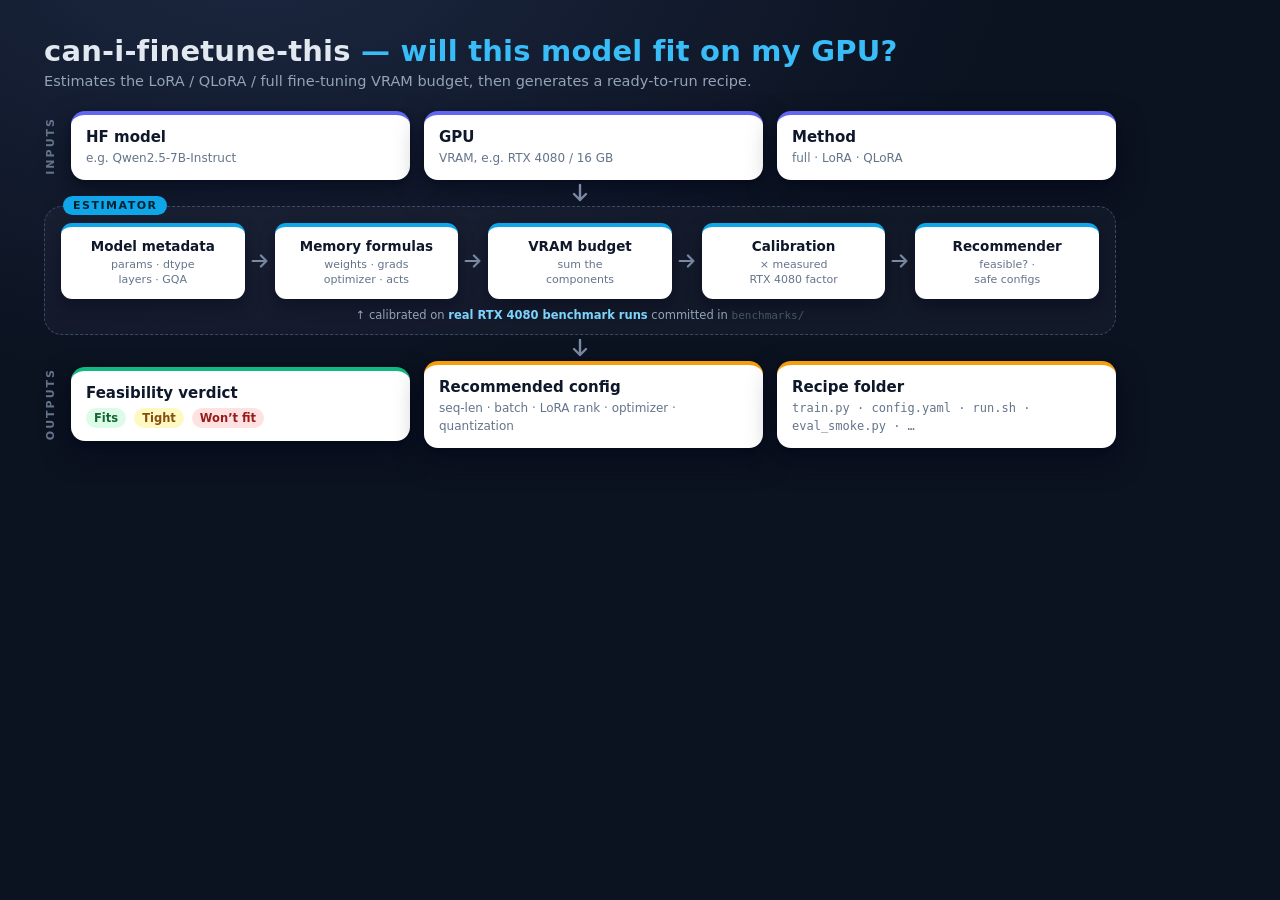
<file: docs/architecture.html>
<!doctype html>
<html lang="en"><head><meta charset="utf-8"><style>
  :root{--bg:#0b1220;--card:#ffffff;--ink:#0f172a;--muted:#64748b;--line:#7c8aa5;
        --in:#6366f1;--est:#0ea5e9;--ok:#10b981;--rec:#f59e0b;}
  *{box-sizing:border-box;margin:0;padding:0}
  html{background:var(--bg)}
  html,body{width:1160px}
  body{font-family:"Segoe UI",system-ui,-apple-system,Roboto,Arial,sans-serif;
       background:radial-gradient(1300px 760px at 22% -12%,#1c2740 0%,var(--bg) 58%);
       color:#e2e8f0;padding:34px 44px 30px}
  h1{font-size:29px;font-weight:800;letter-spacing:.2px}
  h1 .q{color:#38bdf8}
  .sub{color:#94a3b8;font-size:14.5px;margin-top:5px;margin-bottom:22px}
  .band{display:flex;align-items:center;gap:14px;justify-content:center}
  .lbl{writing-mode:vertical-rl;transform:rotate(180deg);font-size:11px;font-weight:800;
       letter-spacing:2px;text-transform:uppercase;color:#64748b;flex:0 0 auto}
  .card{background:var(--card);color:var(--ink);border-radius:14px;padding:13px 15px;
        box-shadow:0 12px 28px rgba(2,6,23,.5),0 2px 5px rgba(2,6,23,.35);border-top:4px solid var(--in)}
  .card .t{font-size:15px;font-weight:700}
  .card .d{font-size:12px;color:var(--muted);margin-top:3px;line-height:1.5}
  .in .card{flex:1}
  .group{flex:1;border:1.5px dashed #3b4a66;border-radius:18px;padding:16px 16px 12px;position:relative;background:rgba(148,163,184,.05)}
  .group>.gt{position:absolute;top:-11px;left:18px;background:#0ea5e9;color:#04222f;font-size:11px;
             font-weight:800;letter-spacing:1.5px;text-transform:uppercase;padding:3px 10px;border-radius:999px}
  .chips{display:flex;align-items:stretch;gap:0}
  .chip{flex:1;background:#fff;color:var(--ink);border-radius:11px;padding:11px 11px;text-align:center;
        box-shadow:0 6px 16px rgba(2,6,23,.4);border-top:4px solid var(--est)}
  .chip .ct{font-size:13.5px;font-weight:700}
  .chip .cd{font-size:11px;color:var(--muted);margin-top:3px;line-height:1.4}
  .a{display:flex;align-items:center;justify-content:center;color:var(--line)}
  .a.h{width:30px;flex:0 0 30px}.a.h svg{width:22px;height:22px}
  .a.v{height:26px}.a.v svg{width:24px;height:24px}
  .cal{margin-top:9px;font-size:11.5px;color:#94a3b8;text-align:center}
  .cal b{color:#7dd3fc}
  .out .card{flex:1}
  .out .card.v{border-top-color:var(--ok)} .out .card.r{border-top-color:var(--rec)}
  .verd{display:flex;gap:8px;margin-top:6px;font-size:11.5px;font-weight:700}
  .verd span{padding:3px 8px;border-radius:999px}
  .vy{background:#dcfce7;color:#166534}.vm{background:#fef9c3;color:#854d0e}.vn{background:#fee2e2;color:#991b1b}
  .mono{font-family:"Cascadia Code",Consolas,monospace;font-size:11px;color:#475569}
</style></head>
<body>
  <h1>can&#8209;i&#8209;finetune&#8209;this <span class="q">&mdash; will this model fit on my GPU?</span></h1>
  <div class="sub">Estimates the LoRA / QLoRA / full fine&#8209;tuning VRAM budget, then generates a ready&#8209;to&#8209;run recipe.</div>

  <div class="band in">
    <div class="lbl">inputs</div>
    <div class="card" style="border-top-color:var(--in)"><div class="t">HF model</div><div class="d">e.g. Qwen2.5&#8209;7B&#8209;Instruct</div></div>
    <div class="card" style="border-top-color:var(--in)"><div class="t">GPU</div><div class="d">VRAM, e.g. RTX 4080 / 16 GB</div></div>
    <div class="card" style="border-top-color:var(--in)"><div class="t">Method</div><div class="d">full &middot; LoRA &middot; QLoRA</div></div>
  </div>

  <div class="a v"><svg viewBox="0 0 24 24" fill="none" stroke="currentColor" stroke-width="2.4" stroke-linecap="round" stroke-linejoin="round"><path d="M12 4v15M6 13l6 6 6-6"/></svg></div>

  <div class="band">
    <div class="group"><span class="gt">estimator</span>
      <div class="chips">
        <div class="chip"><div class="ct">Model metadata</div><div class="cd">params &middot; dtype<br>layers &middot; GQA</div></div>
        <div class="a h"><svg viewBox="0 0 24 24" fill="none" stroke="currentColor" stroke-width="2.4" stroke-linecap="round" stroke-linejoin="round"><path d="M4 12h15M13 6l6 6-6 6"/></svg></div>
        <div class="chip"><div class="ct">Memory formulas</div><div class="cd">weights &middot; grads<br>optimizer &middot; acts</div></div>
        <div class="a h"><svg viewBox="0 0 24 24" fill="none" stroke="currentColor" stroke-width="2.4" stroke-linecap="round" stroke-linejoin="round"><path d="M4 12h15M13 6l6 6-6 6"/></svg></div>
        <div class="chip"><div class="ct">VRAM budget</div><div class="cd">sum the<br>components</div></div>
        <div class="a h"><svg viewBox="0 0 24 24" fill="none" stroke="currentColor" stroke-width="2.4" stroke-linecap="round" stroke-linejoin="round"><path d="M4 12h15M13 6l6 6-6 6"/></svg></div>
        <div class="chip"><div class="ct">Calibration</div><div class="cd">&times; measured<br>RTX 4080 factor</div></div>
        <div class="a h"><svg viewBox="0 0 24 24" fill="none" stroke="currentColor" stroke-width="2.4" stroke-linecap="round" stroke-linejoin="round"><path d="M4 12h15M13 6l6 6-6 6"/></svg></div>
        <div class="chip"><div class="ct">Recommender</div><div class="cd">feasible? &middot;<br>safe configs</div></div>
      </div>
      <div class="cal">&#8593; calibrated on <b>real RTX&nbsp;4080 benchmark runs</b> committed in <span class="mono">benchmarks/</span></div>
    </div>
  </div>

  <div class="a v"><svg viewBox="0 0 24 24" fill="none" stroke="currentColor" stroke-width="2.4" stroke-linecap="round" stroke-linejoin="round"><path d="M12 4v15M6 13l6 6 6-6"/></svg></div>

  <div class="band out">
    <div class="lbl">outputs</div>
    <div class="card v"><div class="t">Feasibility verdict</div>
      <div class="verd"><span class="vy">Fits</span><span class="vm">Tight</span><span class="vn">Won&rsquo;t fit</span></div></div>
    <div class="card r"><div class="t">Recommended config</div><div class="d">seq&#8209;len &middot; batch &middot; LoRA rank &middot; optimizer &middot; quantization</div></div>
    <div class="card r"><div class="t">Recipe folder</div><div class="d mono">train.py &middot; config.yaml &middot; run.sh &middot; eval_smoke.py &middot; &hellip;</div></div>
  </div>
</body></html>
</file>
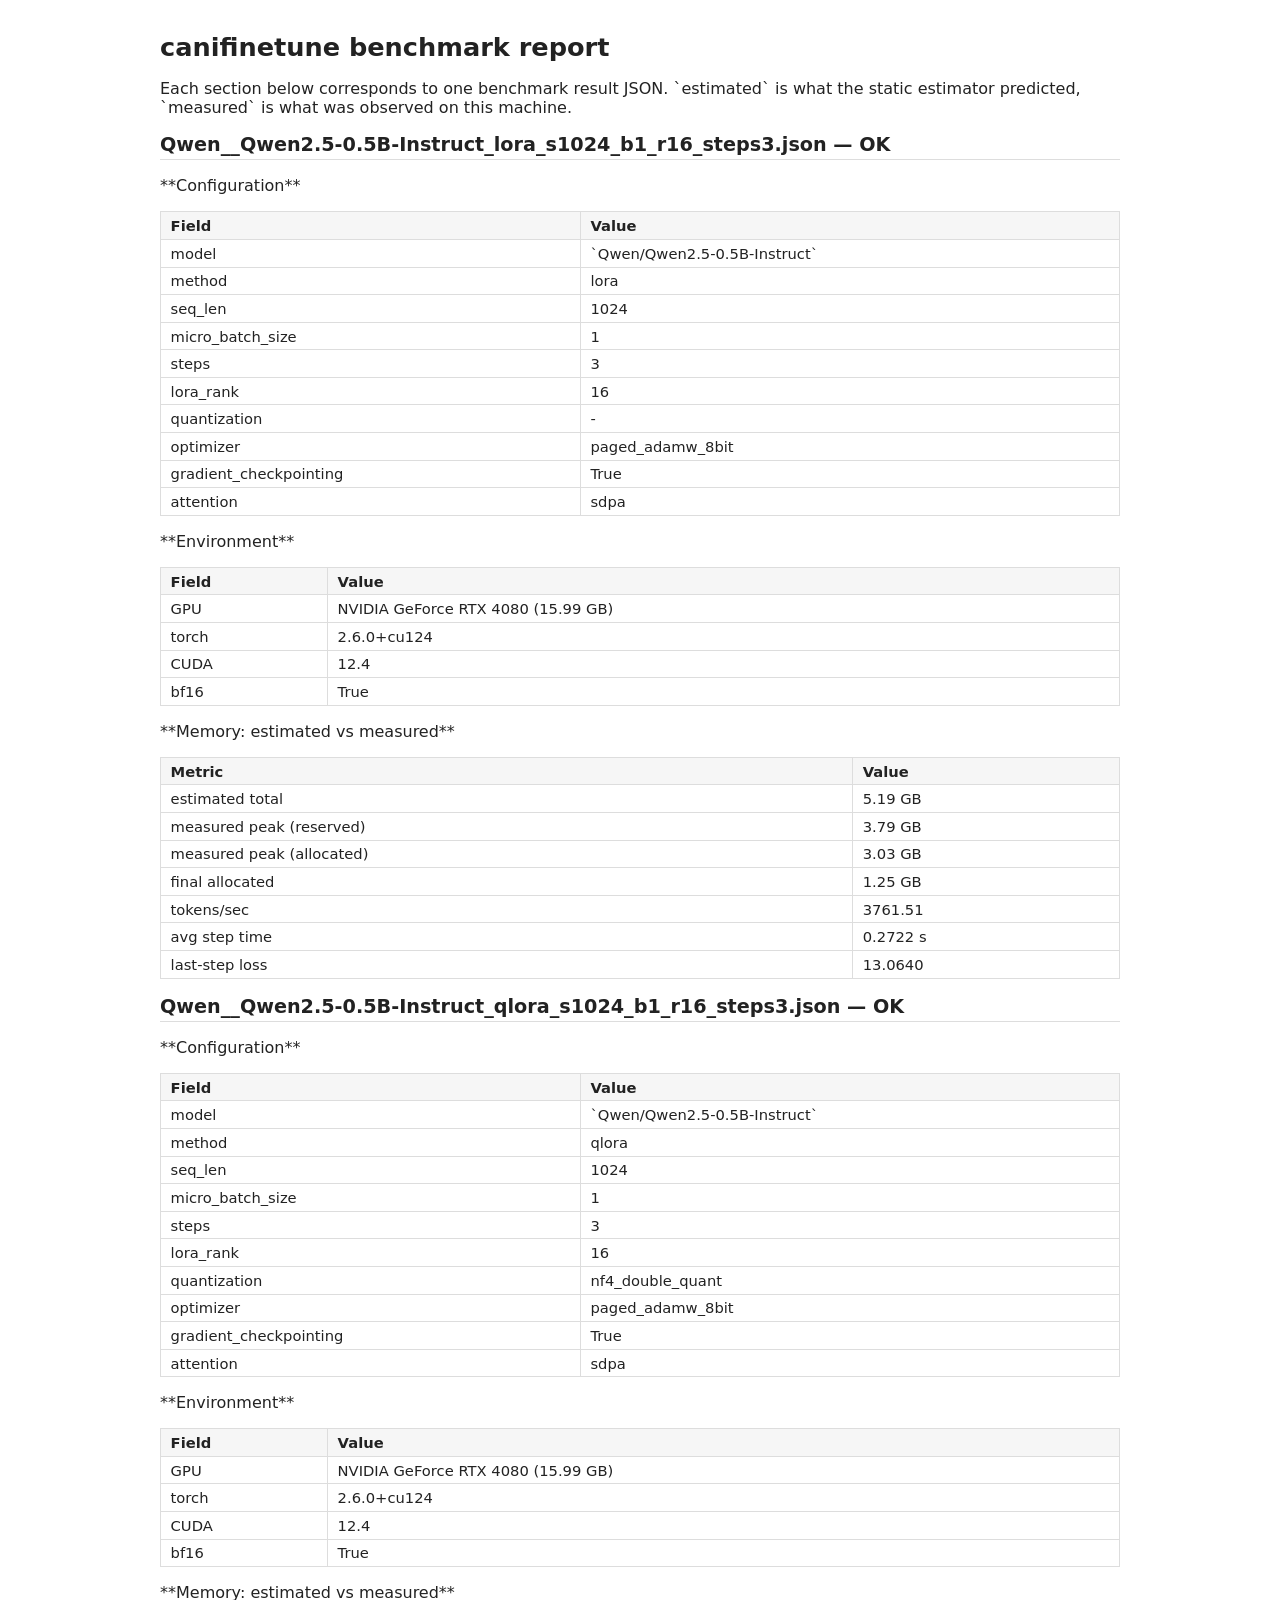
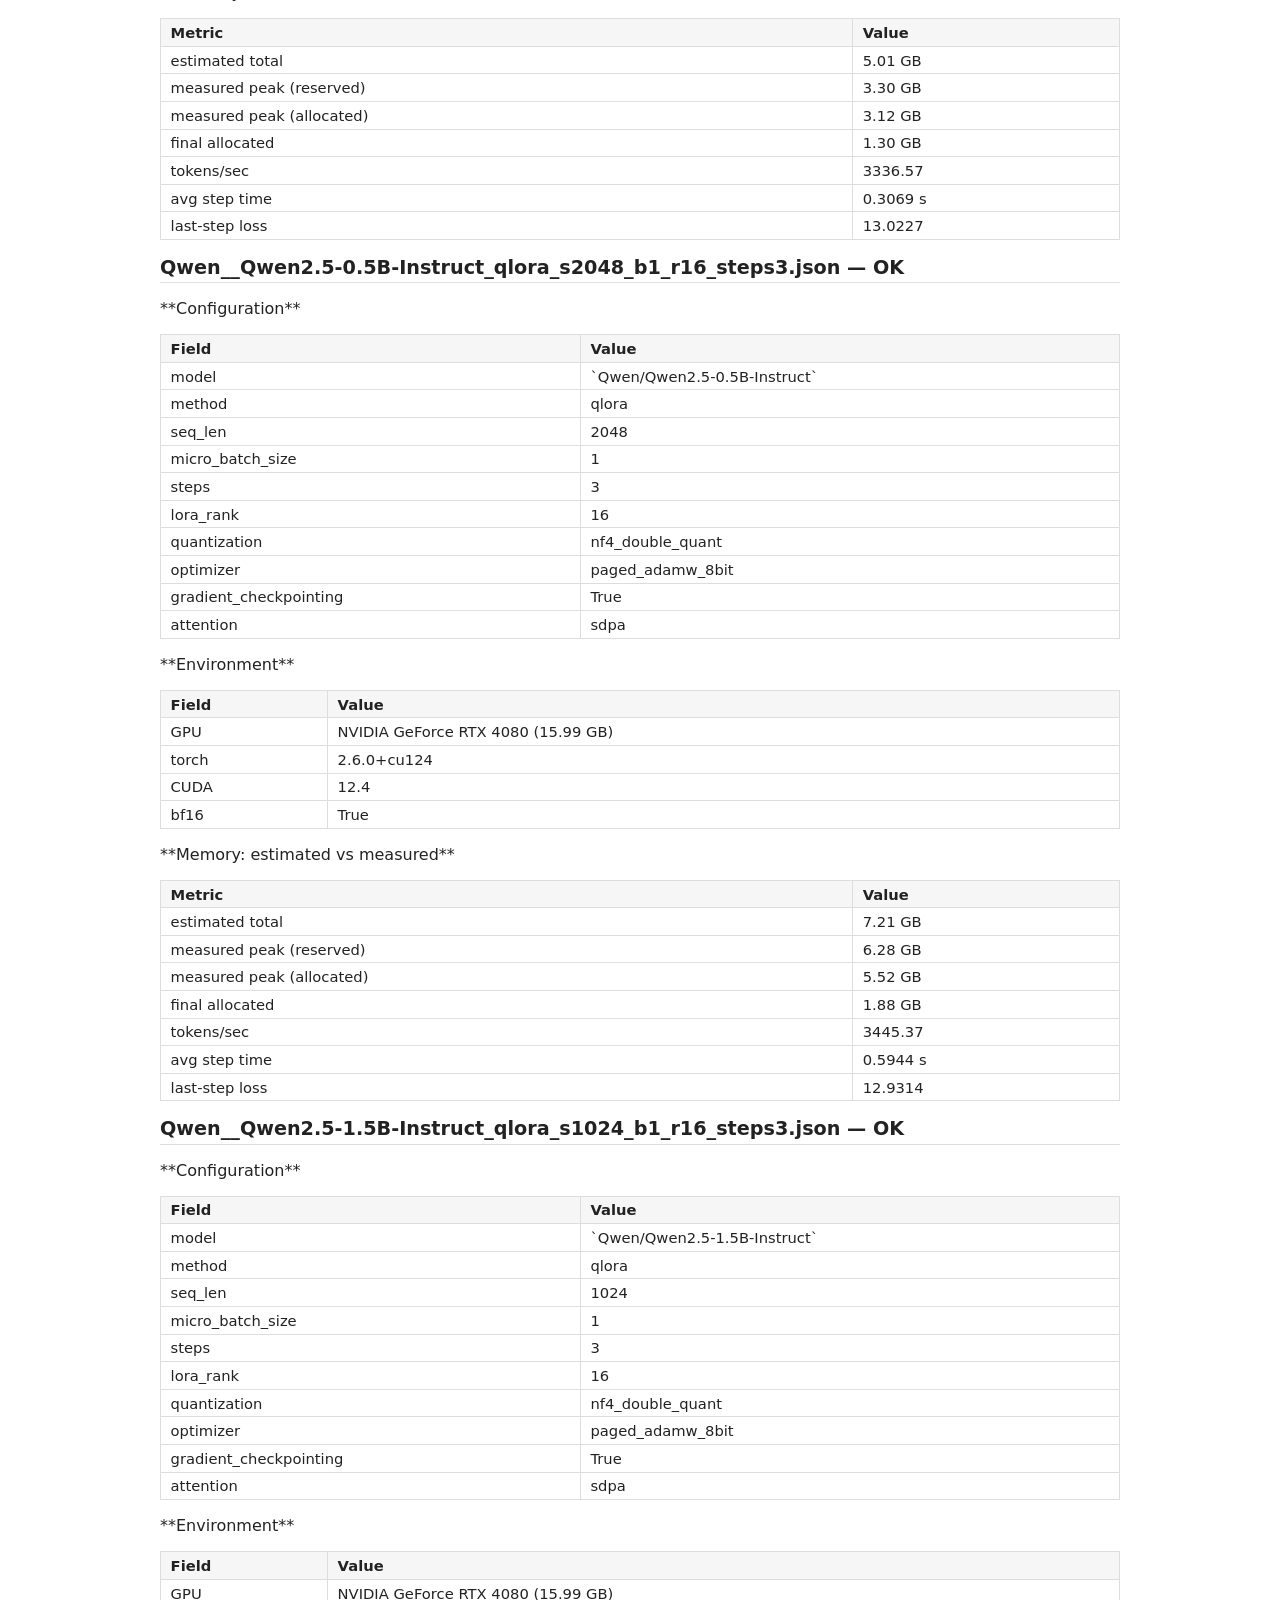
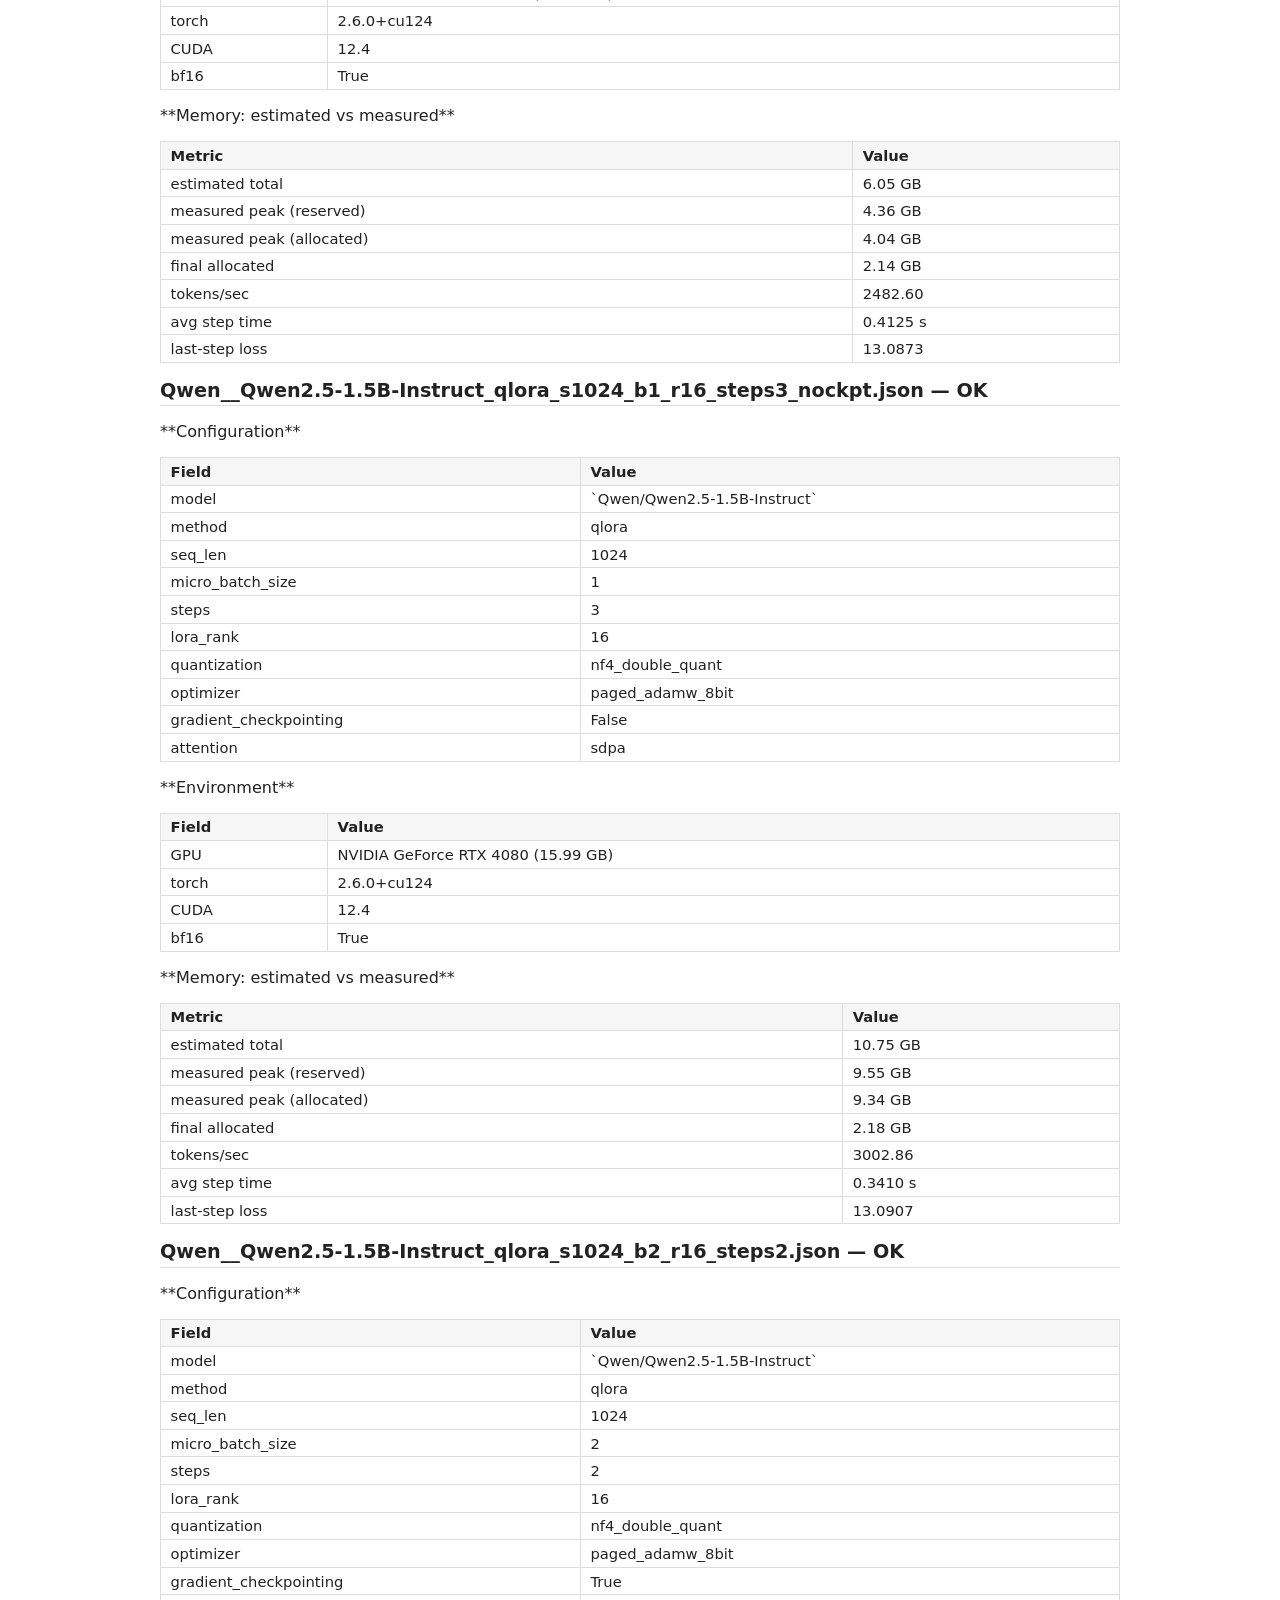
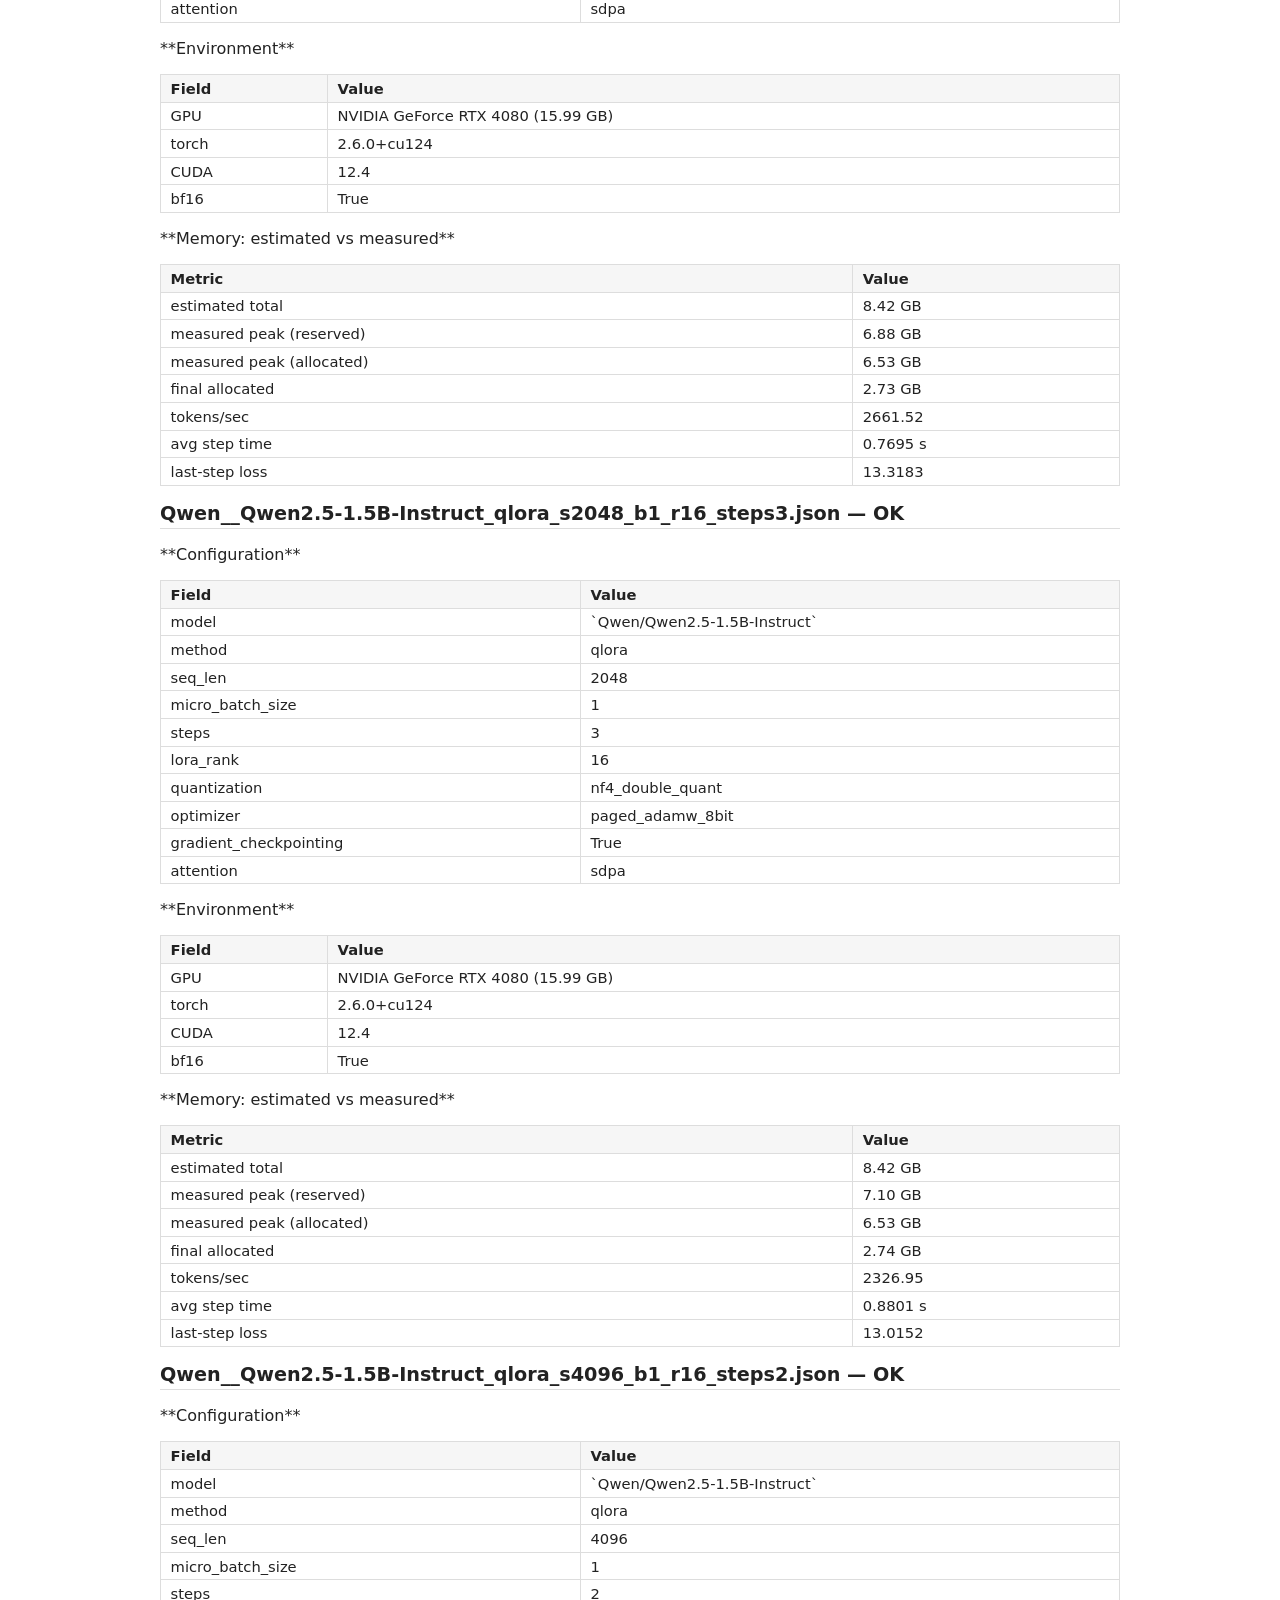
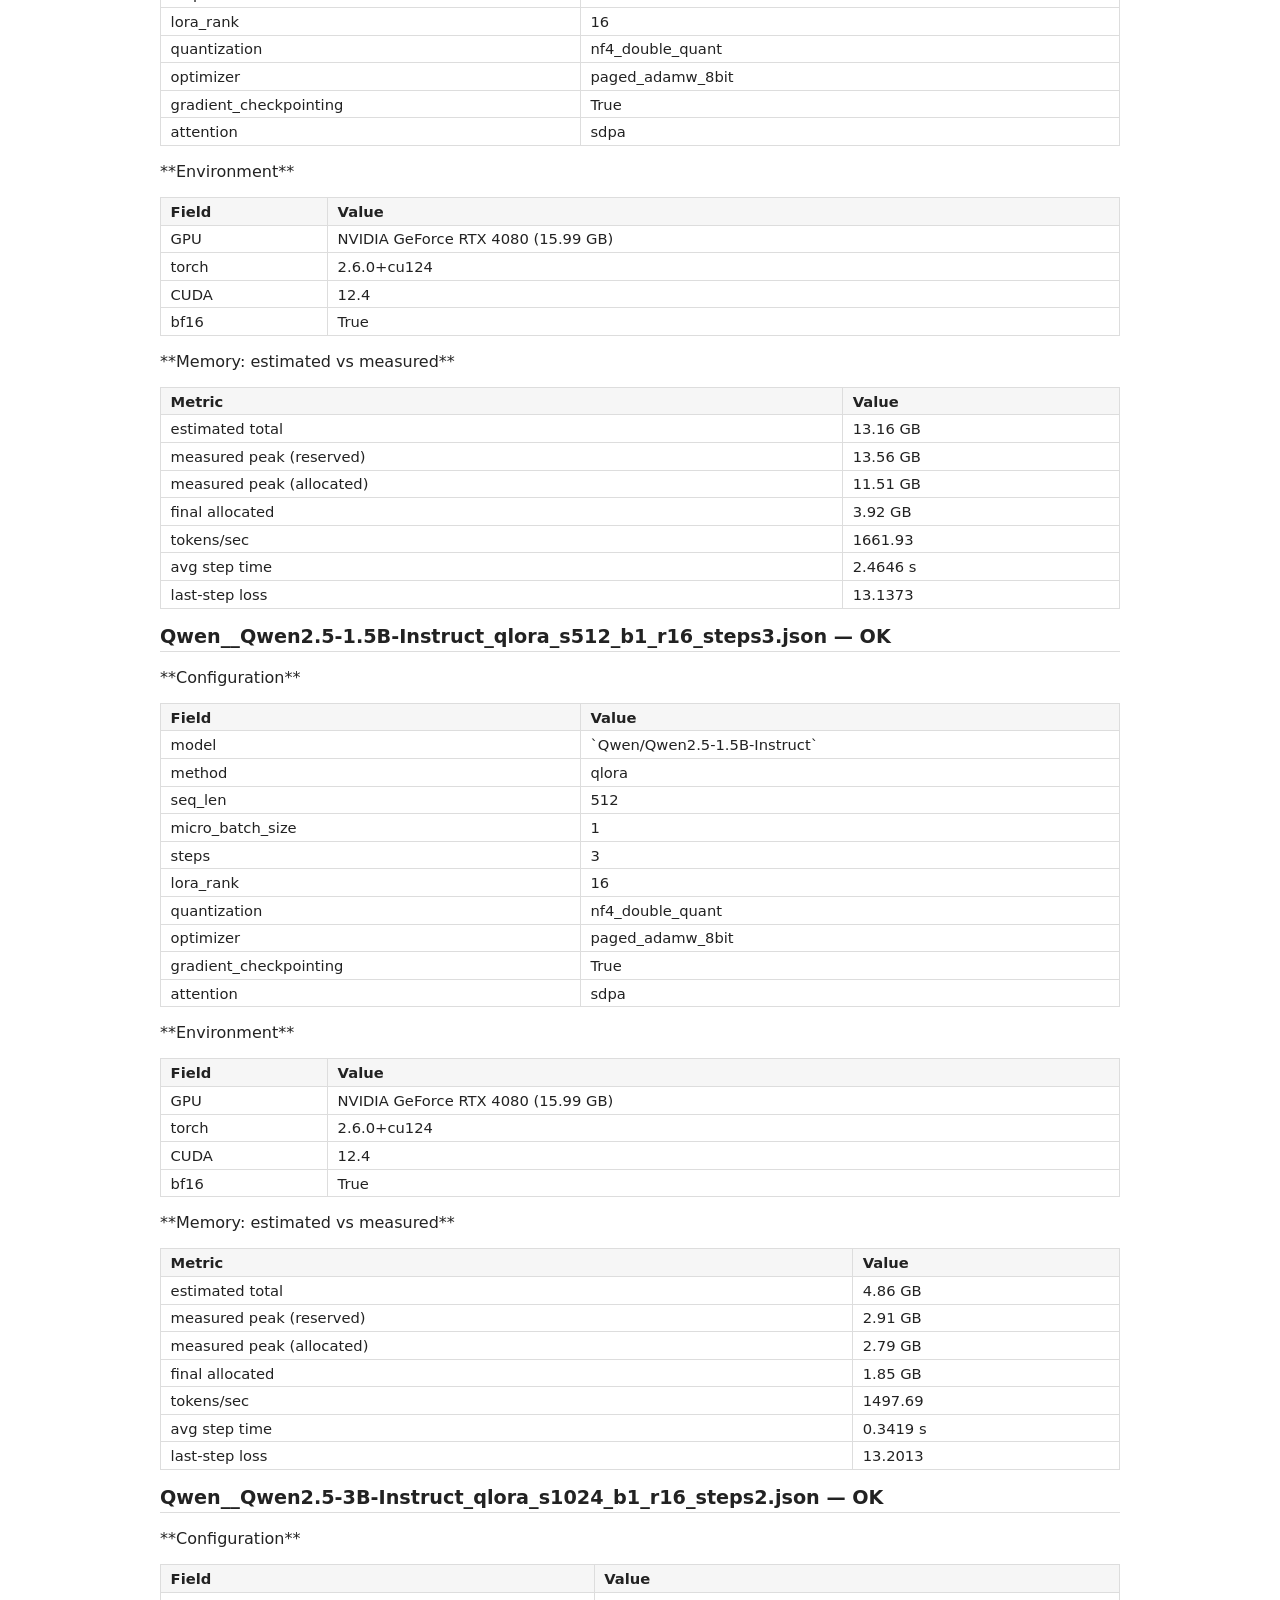
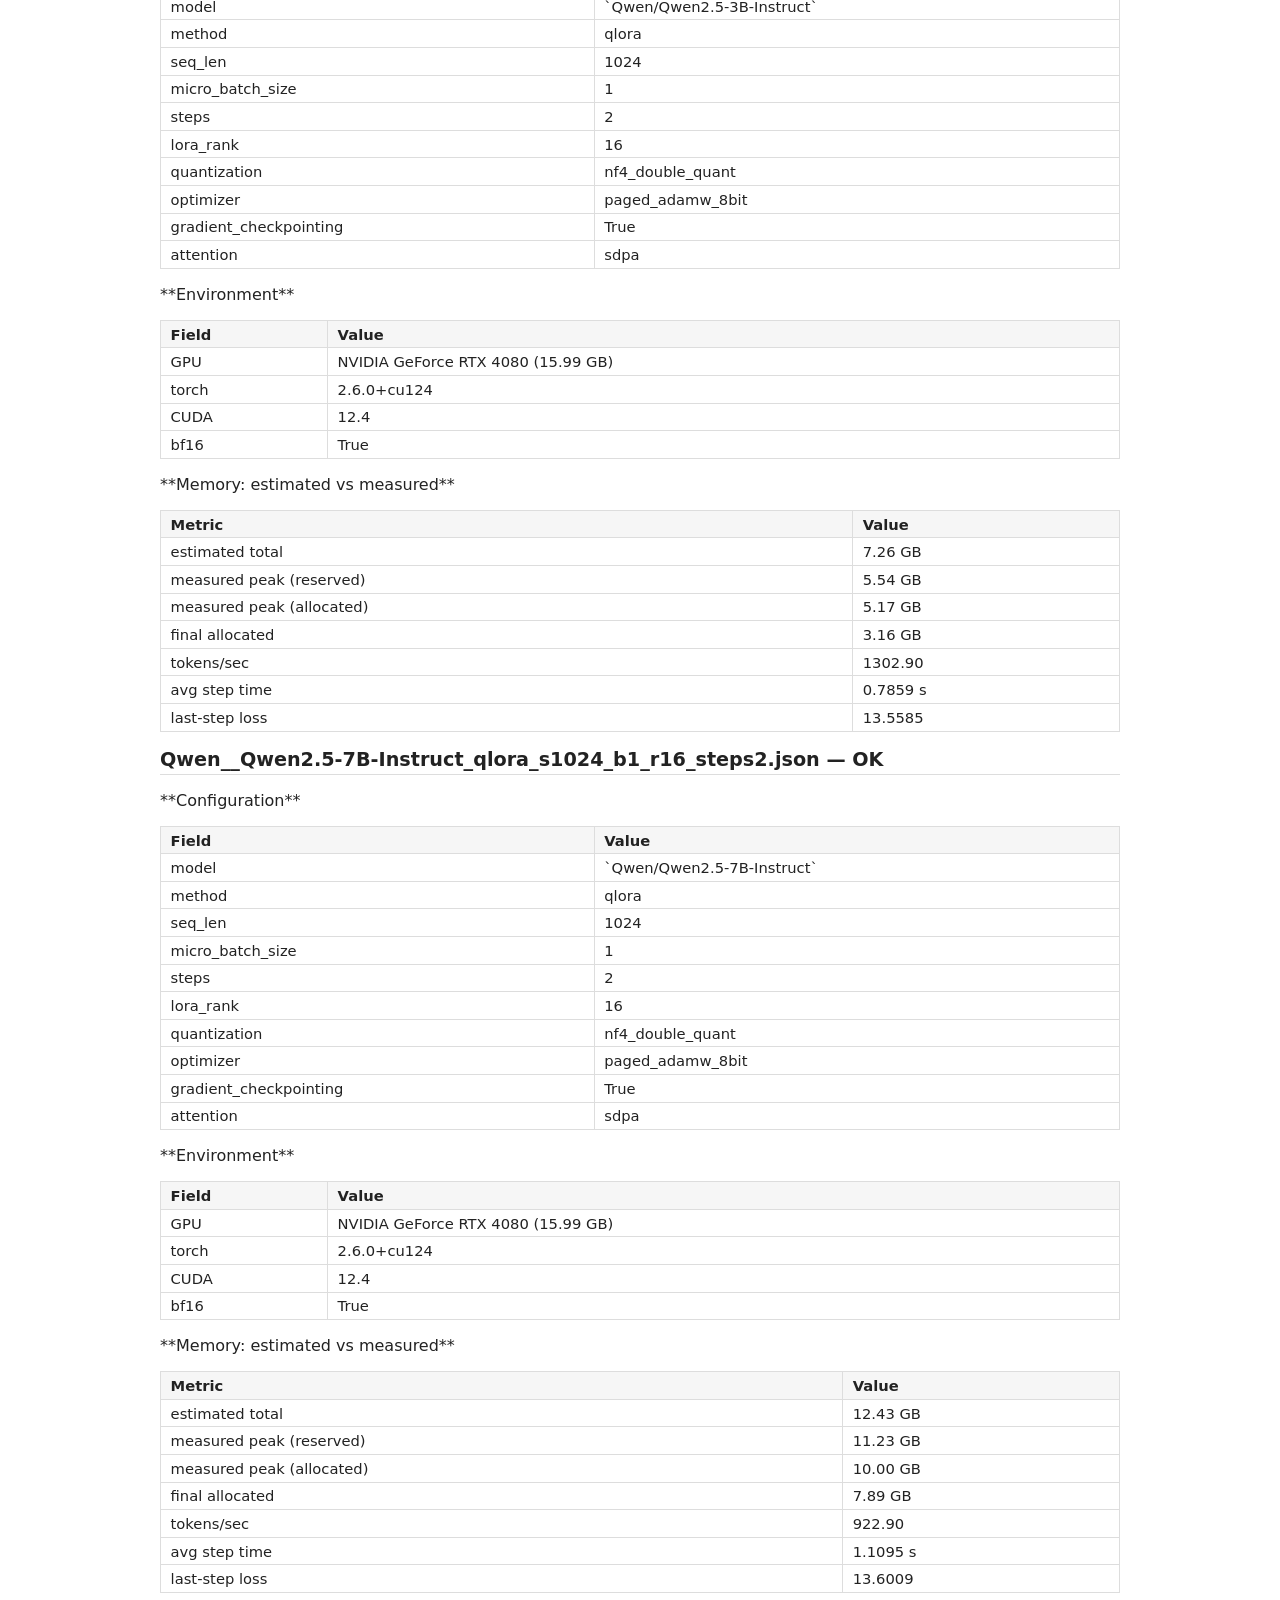
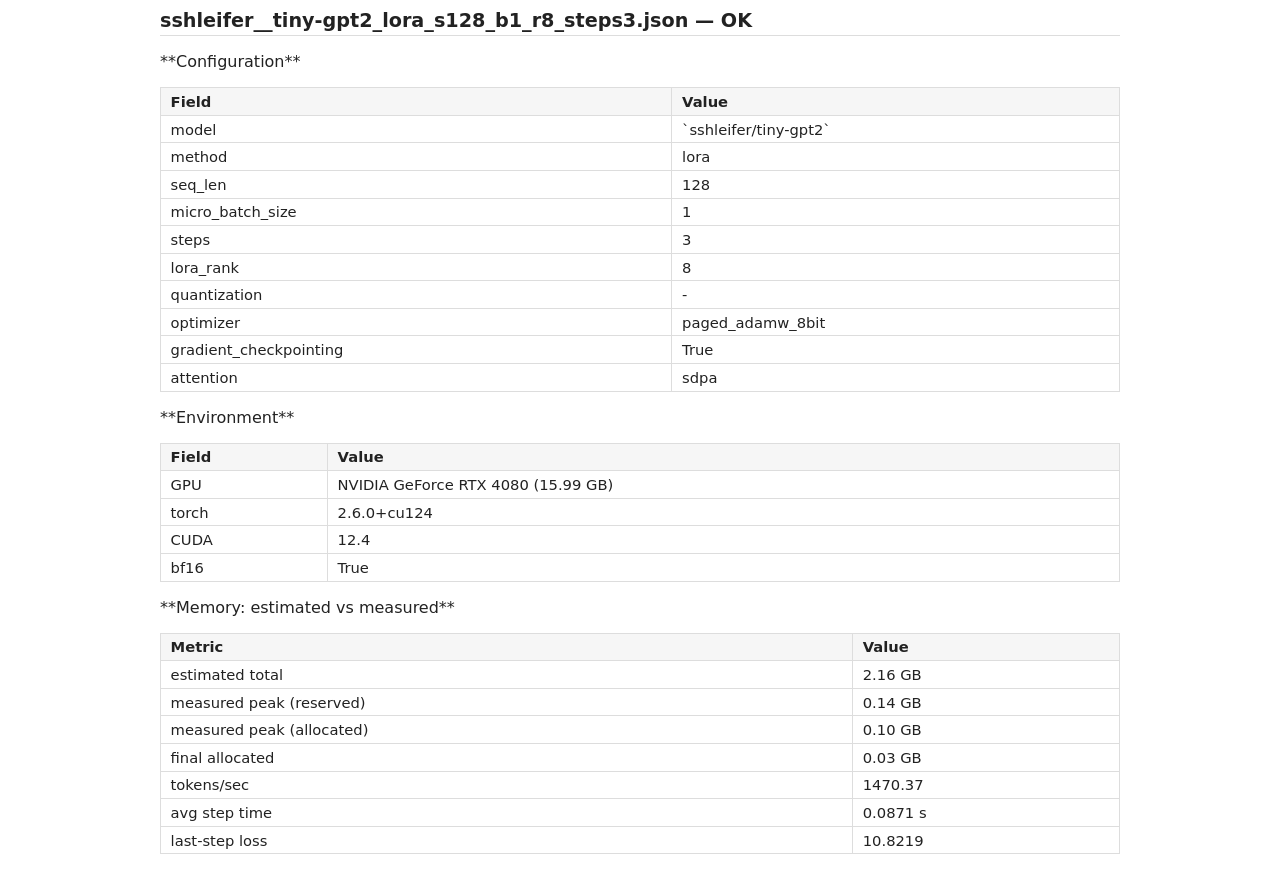
<file: benchmarks/results/_report.html>
<!DOCTYPE html>
<html><head><meta charset="utf-8"><title>canifinetune benchmark report</title><style>
body {font-family: -apple-system, system-ui, "Segoe UI", sans-serif; max-width: 960px; margin: 2rem auto; color: #222;}
h1 {font-size: 1.6rem;}
h2 {font-size: 1.2rem; border-bottom: 1px solid #ddd; padding-bottom: 0.2rem;}
table {border-collapse: collapse; width: 100%; margin: 0.5rem 0 1rem;}
th, td {border: 1px solid #ddd; padding: 0.3rem 0.6rem; text-align: left; font-size: 0.92rem;}
th {background: #f6f6f6;}
code, pre {background: #f3f3f3; padding: 0 0.2rem; border-radius: 3px;}
pre {padding: 0.5rem; overflow-x: auto;}
</style></head><body>
<h1>canifinetune benchmark report</h1>
<p></p>
<p>Each section below corresponds to one benchmark result JSON. `estimated` is what the static estimator predicted, `measured` is what was observed on this machine.</p>
<p></p>
<h2>Qwen__Qwen2.5-0.5B-Instruct_lora_s1024_b1_r16_steps3.json  —  OK</h2>
<p></p>
<p>**Configuration**</p>
<p></p>
<p></p>
<table><thead><tr>
<th>Field</th>
<th>Value</th>
</tr></thead><tbody>
<tr><td>model</td><td>`Qwen/Qwen2.5-0.5B-Instruct`</td></tr>
<tr><td>method</td><td>lora</td></tr>
<tr><td>seq_len</td><td>1024</td></tr>
<tr><td>micro_batch_size</td><td>1</td></tr>
<tr><td>steps</td><td>3</td></tr>
<tr><td>lora_rank</td><td>16</td></tr>
<tr><td>quantization</td><td>-</td></tr>
<tr><td>optimizer</td><td>paged_adamw_8bit</td></tr>
<tr><td>gradient_checkpointing</td><td>True</td></tr>
<tr><td>attention</td><td>sdpa</td></tr>
</tbody></table>
<p></p>
<p>**Environment**</p>
<p></p>
<p></p>
<table><thead><tr>
<th>Field</th>
<th>Value</th>
</tr></thead><tbody>
<tr><td>GPU</td><td>NVIDIA GeForce RTX 4080 (15.99 GB)</td></tr>
<tr><td>torch</td><td>2.6.0+cu124</td></tr>
<tr><td>CUDA</td><td>12.4</td></tr>
<tr><td>bf16</td><td>True</td></tr>
</tbody></table>
<p></p>
<p>**Memory: estimated vs measured**</p>
<p></p>
<p></p>
<table><thead><tr>
<th>Metric</th>
<th>Value</th>
</tr></thead><tbody>
<tr><td>estimated total</td><td>5.19 GB</td></tr>
<tr><td>measured peak (reserved)</td><td>3.79 GB</td></tr>
<tr><td>measured peak (allocated)</td><td>3.03 GB</td></tr>
<tr><td>final allocated</td><td>1.25 GB</td></tr>
<tr><td>tokens/sec</td><td>3761.51</td></tr>
<tr><td>avg step time</td><td>0.2722 s</td></tr>
<tr><td>last-step loss</td><td>13.0640</td></tr>
</tbody></table>
<p></p>
<h2>Qwen__Qwen2.5-0.5B-Instruct_qlora_s1024_b1_r16_steps3.json  —  OK</h2>
<p></p>
<p>**Configuration**</p>
<p></p>
<p></p>
<table><thead><tr>
<th>Field</th>
<th>Value</th>
</tr></thead><tbody>
<tr><td>model</td><td>`Qwen/Qwen2.5-0.5B-Instruct`</td></tr>
<tr><td>method</td><td>qlora</td></tr>
<tr><td>seq_len</td><td>1024</td></tr>
<tr><td>micro_batch_size</td><td>1</td></tr>
<tr><td>steps</td><td>3</td></tr>
<tr><td>lora_rank</td><td>16</td></tr>
<tr><td>quantization</td><td>nf4_double_quant</td></tr>
<tr><td>optimizer</td><td>paged_adamw_8bit</td></tr>
<tr><td>gradient_checkpointing</td><td>True</td></tr>
<tr><td>attention</td><td>sdpa</td></tr>
</tbody></table>
<p></p>
<p>**Environment**</p>
<p></p>
<p></p>
<table><thead><tr>
<th>Field</th>
<th>Value</th>
</tr></thead><tbody>
<tr><td>GPU</td><td>NVIDIA GeForce RTX 4080 (15.99 GB)</td></tr>
<tr><td>torch</td><td>2.6.0+cu124</td></tr>
<tr><td>CUDA</td><td>12.4</td></tr>
<tr><td>bf16</td><td>True</td></tr>
</tbody></table>
<p></p>
<p>**Memory: estimated vs measured**</p>
<p></p>
<p></p>
<table><thead><tr>
<th>Metric</th>
<th>Value</th>
</tr></thead><tbody>
<tr><td>estimated total</td><td>5.01 GB</td></tr>
<tr><td>measured peak (reserved)</td><td>3.30 GB</td></tr>
<tr><td>measured peak (allocated)</td><td>3.12 GB</td></tr>
<tr><td>final allocated</td><td>1.30 GB</td></tr>
<tr><td>tokens/sec</td><td>3336.57</td></tr>
<tr><td>avg step time</td><td>0.3069 s</td></tr>
<tr><td>last-step loss</td><td>13.0227</td></tr>
</tbody></table>
<p></p>
<h2>Qwen__Qwen2.5-0.5B-Instruct_qlora_s2048_b1_r16_steps3.json  —  OK</h2>
<p></p>
<p>**Configuration**</p>
<p></p>
<p></p>
<table><thead><tr>
<th>Field</th>
<th>Value</th>
</tr></thead><tbody>
<tr><td>model</td><td>`Qwen/Qwen2.5-0.5B-Instruct`</td></tr>
<tr><td>method</td><td>qlora</td></tr>
<tr><td>seq_len</td><td>2048</td></tr>
<tr><td>micro_batch_size</td><td>1</td></tr>
<tr><td>steps</td><td>3</td></tr>
<tr><td>lora_rank</td><td>16</td></tr>
<tr><td>quantization</td><td>nf4_double_quant</td></tr>
<tr><td>optimizer</td><td>paged_adamw_8bit</td></tr>
<tr><td>gradient_checkpointing</td><td>True</td></tr>
<tr><td>attention</td><td>sdpa</td></tr>
</tbody></table>
<p></p>
<p>**Environment**</p>
<p></p>
<p></p>
<table><thead><tr>
<th>Field</th>
<th>Value</th>
</tr></thead><tbody>
<tr><td>GPU</td><td>NVIDIA GeForce RTX 4080 (15.99 GB)</td></tr>
<tr><td>torch</td><td>2.6.0+cu124</td></tr>
<tr><td>CUDA</td><td>12.4</td></tr>
<tr><td>bf16</td><td>True</td></tr>
</tbody></table>
<p></p>
<p>**Memory: estimated vs measured**</p>
<p></p>
<p></p>
<table><thead><tr>
<th>Metric</th>
<th>Value</th>
</tr></thead><tbody>
<tr><td>estimated total</td><td>7.21 GB</td></tr>
<tr><td>measured peak (reserved)</td><td>6.28 GB</td></tr>
<tr><td>measured peak (allocated)</td><td>5.52 GB</td></tr>
<tr><td>final allocated</td><td>1.88 GB</td></tr>
<tr><td>tokens/sec</td><td>3445.37</td></tr>
<tr><td>avg step time</td><td>0.5944 s</td></tr>
<tr><td>last-step loss</td><td>12.9314</td></tr>
</tbody></table>
<p></p>
<h2>Qwen__Qwen2.5-1.5B-Instruct_qlora_s1024_b1_r16_steps3.json  —  OK</h2>
<p></p>
<p>**Configuration**</p>
<p></p>
<p></p>
<table><thead><tr>
<th>Field</th>
<th>Value</th>
</tr></thead><tbody>
<tr><td>model</td><td>`Qwen/Qwen2.5-1.5B-Instruct`</td></tr>
<tr><td>method</td><td>qlora</td></tr>
<tr><td>seq_len</td><td>1024</td></tr>
<tr><td>micro_batch_size</td><td>1</td></tr>
<tr><td>steps</td><td>3</td></tr>
<tr><td>lora_rank</td><td>16</td></tr>
<tr><td>quantization</td><td>nf4_double_quant</td></tr>
<tr><td>optimizer</td><td>paged_adamw_8bit</td></tr>
<tr><td>gradient_checkpointing</td><td>True</td></tr>
<tr><td>attention</td><td>sdpa</td></tr>
</tbody></table>
<p></p>
<p>**Environment**</p>
<p></p>
<p></p>
<table><thead><tr>
<th>Field</th>
<th>Value</th>
</tr></thead><tbody>
<tr><td>GPU</td><td>NVIDIA GeForce RTX 4080 (15.99 GB)</td></tr>
<tr><td>torch</td><td>2.6.0+cu124</td></tr>
<tr><td>CUDA</td><td>12.4</td></tr>
<tr><td>bf16</td><td>True</td></tr>
</tbody></table>
<p></p>
<p>**Memory: estimated vs measured**</p>
<p></p>
<p></p>
<table><thead><tr>
<th>Metric</th>
<th>Value</th>
</tr></thead><tbody>
<tr><td>estimated total</td><td>6.05 GB</td></tr>
<tr><td>measured peak (reserved)</td><td>4.36 GB</td></tr>
<tr><td>measured peak (allocated)</td><td>4.04 GB</td></tr>
<tr><td>final allocated</td><td>2.14 GB</td></tr>
<tr><td>tokens/sec</td><td>2482.60</td></tr>
<tr><td>avg step time</td><td>0.4125 s</td></tr>
<tr><td>last-step loss</td><td>13.0873</td></tr>
</tbody></table>
<p></p>
<h2>Qwen__Qwen2.5-1.5B-Instruct_qlora_s1024_b1_r16_steps3_nockpt.json  —  OK</h2>
<p></p>
<p>**Configuration**</p>
<p></p>
<p></p>
<table><thead><tr>
<th>Field</th>
<th>Value</th>
</tr></thead><tbody>
<tr><td>model</td><td>`Qwen/Qwen2.5-1.5B-Instruct`</td></tr>
<tr><td>method</td><td>qlora</td></tr>
<tr><td>seq_len</td><td>1024</td></tr>
<tr><td>micro_batch_size</td><td>1</td></tr>
<tr><td>steps</td><td>3</td></tr>
<tr><td>lora_rank</td><td>16</td></tr>
<tr><td>quantization</td><td>nf4_double_quant</td></tr>
<tr><td>optimizer</td><td>paged_adamw_8bit</td></tr>
<tr><td>gradient_checkpointing</td><td>False</td></tr>
<tr><td>attention</td><td>sdpa</td></tr>
</tbody></table>
<p></p>
<p>**Environment**</p>
<p></p>
<p></p>
<table><thead><tr>
<th>Field</th>
<th>Value</th>
</tr></thead><tbody>
<tr><td>GPU</td><td>NVIDIA GeForce RTX 4080 (15.99 GB)</td></tr>
<tr><td>torch</td><td>2.6.0+cu124</td></tr>
<tr><td>CUDA</td><td>12.4</td></tr>
<tr><td>bf16</td><td>True</td></tr>
</tbody></table>
<p></p>
<p>**Memory: estimated vs measured**</p>
<p></p>
<p></p>
<table><thead><tr>
<th>Metric</th>
<th>Value</th>
</tr></thead><tbody>
<tr><td>estimated total</td><td>10.75 GB</td></tr>
<tr><td>measured peak (reserved)</td><td>9.55 GB</td></tr>
<tr><td>measured peak (allocated)</td><td>9.34 GB</td></tr>
<tr><td>final allocated</td><td>2.18 GB</td></tr>
<tr><td>tokens/sec</td><td>3002.86</td></tr>
<tr><td>avg step time</td><td>0.3410 s</td></tr>
<tr><td>last-step loss</td><td>13.0907</td></tr>
</tbody></table>
<p></p>
<h2>Qwen__Qwen2.5-1.5B-Instruct_qlora_s1024_b2_r16_steps2.json  —  OK</h2>
<p></p>
<p>**Configuration**</p>
<p></p>
<p></p>
<table><thead><tr>
<th>Field</th>
<th>Value</th>
</tr></thead><tbody>
<tr><td>model</td><td>`Qwen/Qwen2.5-1.5B-Instruct`</td></tr>
<tr><td>method</td><td>qlora</td></tr>
<tr><td>seq_len</td><td>1024</td></tr>
<tr><td>micro_batch_size</td><td>2</td></tr>
<tr><td>steps</td><td>2</td></tr>
<tr><td>lora_rank</td><td>16</td></tr>
<tr><td>quantization</td><td>nf4_double_quant</td></tr>
<tr><td>optimizer</td><td>paged_adamw_8bit</td></tr>
<tr><td>gradient_checkpointing</td><td>True</td></tr>
<tr><td>attention</td><td>sdpa</td></tr>
</tbody></table>
<p></p>
<p>**Environment**</p>
<p></p>
<p></p>
<table><thead><tr>
<th>Field</th>
<th>Value</th>
</tr></thead><tbody>
<tr><td>GPU</td><td>NVIDIA GeForce RTX 4080 (15.99 GB)</td></tr>
<tr><td>torch</td><td>2.6.0+cu124</td></tr>
<tr><td>CUDA</td><td>12.4</td></tr>
<tr><td>bf16</td><td>True</td></tr>
</tbody></table>
<p></p>
<p>**Memory: estimated vs measured**</p>
<p></p>
<p></p>
<table><thead><tr>
<th>Metric</th>
<th>Value</th>
</tr></thead><tbody>
<tr><td>estimated total</td><td>8.42 GB</td></tr>
<tr><td>measured peak (reserved)</td><td>6.88 GB</td></tr>
<tr><td>measured peak (allocated)</td><td>6.53 GB</td></tr>
<tr><td>final allocated</td><td>2.73 GB</td></tr>
<tr><td>tokens/sec</td><td>2661.52</td></tr>
<tr><td>avg step time</td><td>0.7695 s</td></tr>
<tr><td>last-step loss</td><td>13.3183</td></tr>
</tbody></table>
<p></p>
<h2>Qwen__Qwen2.5-1.5B-Instruct_qlora_s2048_b1_r16_steps3.json  —  OK</h2>
<p></p>
<p>**Configuration**</p>
<p></p>
<p></p>
<table><thead><tr>
<th>Field</th>
<th>Value</th>
</tr></thead><tbody>
<tr><td>model</td><td>`Qwen/Qwen2.5-1.5B-Instruct`</td></tr>
<tr><td>method</td><td>qlora</td></tr>
<tr><td>seq_len</td><td>2048</td></tr>
<tr><td>micro_batch_size</td><td>1</td></tr>
<tr><td>steps</td><td>3</td></tr>
<tr><td>lora_rank</td><td>16</td></tr>
<tr><td>quantization</td><td>nf4_double_quant</td></tr>
<tr><td>optimizer</td><td>paged_adamw_8bit</td></tr>
<tr><td>gradient_checkpointing</td><td>True</td></tr>
<tr><td>attention</td><td>sdpa</td></tr>
</tbody></table>
<p></p>
<p>**Environment**</p>
<p></p>
<p></p>
<table><thead><tr>
<th>Field</th>
<th>Value</th>
</tr></thead><tbody>
<tr><td>GPU</td><td>NVIDIA GeForce RTX 4080 (15.99 GB)</td></tr>
<tr><td>torch</td><td>2.6.0+cu124</td></tr>
<tr><td>CUDA</td><td>12.4</td></tr>
<tr><td>bf16</td><td>True</td></tr>
</tbody></table>
<p></p>
<p>**Memory: estimated vs measured**</p>
<p></p>
<p></p>
<table><thead><tr>
<th>Metric</th>
<th>Value</th>
</tr></thead><tbody>
<tr><td>estimated total</td><td>8.42 GB</td></tr>
<tr><td>measured peak (reserved)</td><td>7.10 GB</td></tr>
<tr><td>measured peak (allocated)</td><td>6.53 GB</td></tr>
<tr><td>final allocated</td><td>2.74 GB</td></tr>
<tr><td>tokens/sec</td><td>2326.95</td></tr>
<tr><td>avg step time</td><td>0.8801 s</td></tr>
<tr><td>last-step loss</td><td>13.0152</td></tr>
</tbody></table>
<p></p>
<h2>Qwen__Qwen2.5-1.5B-Instruct_qlora_s4096_b1_r16_steps2.json  —  OK</h2>
<p></p>
<p>**Configuration**</p>
<p></p>
<p></p>
<table><thead><tr>
<th>Field</th>
<th>Value</th>
</tr></thead><tbody>
<tr><td>model</td><td>`Qwen/Qwen2.5-1.5B-Instruct`</td></tr>
<tr><td>method</td><td>qlora</td></tr>
<tr><td>seq_len</td><td>4096</td></tr>
<tr><td>micro_batch_size</td><td>1</td></tr>
<tr><td>steps</td><td>2</td></tr>
<tr><td>lora_rank</td><td>16</td></tr>
<tr><td>quantization</td><td>nf4_double_quant</td></tr>
<tr><td>optimizer</td><td>paged_adamw_8bit</td></tr>
<tr><td>gradient_checkpointing</td><td>True</td></tr>
<tr><td>attention</td><td>sdpa</td></tr>
</tbody></table>
<p></p>
<p>**Environment**</p>
<p></p>
<p></p>
<table><thead><tr>
<th>Field</th>
<th>Value</th>
</tr></thead><tbody>
<tr><td>GPU</td><td>NVIDIA GeForce RTX 4080 (15.99 GB)</td></tr>
<tr><td>torch</td><td>2.6.0+cu124</td></tr>
<tr><td>CUDA</td><td>12.4</td></tr>
<tr><td>bf16</td><td>True</td></tr>
</tbody></table>
<p></p>
<p>**Memory: estimated vs measured**</p>
<p></p>
<p></p>
<table><thead><tr>
<th>Metric</th>
<th>Value</th>
</tr></thead><tbody>
<tr><td>estimated total</td><td>13.16 GB</td></tr>
<tr><td>measured peak (reserved)</td><td>13.56 GB</td></tr>
<tr><td>measured peak (allocated)</td><td>11.51 GB</td></tr>
<tr><td>final allocated</td><td>3.92 GB</td></tr>
<tr><td>tokens/sec</td><td>1661.93</td></tr>
<tr><td>avg step time</td><td>2.4646 s</td></tr>
<tr><td>last-step loss</td><td>13.1373</td></tr>
</tbody></table>
<p></p>
<h2>Qwen__Qwen2.5-1.5B-Instruct_qlora_s512_b1_r16_steps3.json  —  OK</h2>
<p></p>
<p>**Configuration**</p>
<p></p>
<p></p>
<table><thead><tr>
<th>Field</th>
<th>Value</th>
</tr></thead><tbody>
<tr><td>model</td><td>`Qwen/Qwen2.5-1.5B-Instruct`</td></tr>
<tr><td>method</td><td>qlora</td></tr>
<tr><td>seq_len</td><td>512</td></tr>
<tr><td>micro_batch_size</td><td>1</td></tr>
<tr><td>steps</td><td>3</td></tr>
<tr><td>lora_rank</td><td>16</td></tr>
<tr><td>quantization</td><td>nf4_double_quant</td></tr>
<tr><td>optimizer</td><td>paged_adamw_8bit</td></tr>
<tr><td>gradient_checkpointing</td><td>True</td></tr>
<tr><td>attention</td><td>sdpa</td></tr>
</tbody></table>
<p></p>
<p>**Environment**</p>
<p></p>
<p></p>
<table><thead><tr>
<th>Field</th>
<th>Value</th>
</tr></thead><tbody>
<tr><td>GPU</td><td>NVIDIA GeForce RTX 4080 (15.99 GB)</td></tr>
<tr><td>torch</td><td>2.6.0+cu124</td></tr>
<tr><td>CUDA</td><td>12.4</td></tr>
<tr><td>bf16</td><td>True</td></tr>
</tbody></table>
<p></p>
<p>**Memory: estimated vs measured**</p>
<p></p>
<p></p>
<table><thead><tr>
<th>Metric</th>
<th>Value</th>
</tr></thead><tbody>
<tr><td>estimated total</td><td>4.86 GB</td></tr>
<tr><td>measured peak (reserved)</td><td>2.91 GB</td></tr>
<tr><td>measured peak (allocated)</td><td>2.79 GB</td></tr>
<tr><td>final allocated</td><td>1.85 GB</td></tr>
<tr><td>tokens/sec</td><td>1497.69</td></tr>
<tr><td>avg step time</td><td>0.3419 s</td></tr>
<tr><td>last-step loss</td><td>13.2013</td></tr>
</tbody></table>
<p></p>
<h2>Qwen__Qwen2.5-3B-Instruct_qlora_s1024_b1_r16_steps2.json  —  OK</h2>
<p></p>
<p>**Configuration**</p>
<p></p>
<p></p>
<table><thead><tr>
<th>Field</th>
<th>Value</th>
</tr></thead><tbody>
<tr><td>model</td><td>`Qwen/Qwen2.5-3B-Instruct`</td></tr>
<tr><td>method</td><td>qlora</td></tr>
<tr><td>seq_len</td><td>1024</td></tr>
<tr><td>micro_batch_size</td><td>1</td></tr>
<tr><td>steps</td><td>2</td></tr>
<tr><td>lora_rank</td><td>16</td></tr>
<tr><td>quantization</td><td>nf4_double_quant</td></tr>
<tr><td>optimizer</td><td>paged_adamw_8bit</td></tr>
<tr><td>gradient_checkpointing</td><td>True</td></tr>
<tr><td>attention</td><td>sdpa</td></tr>
</tbody></table>
<p></p>
<p>**Environment**</p>
<p></p>
<p></p>
<table><thead><tr>
<th>Field</th>
<th>Value</th>
</tr></thead><tbody>
<tr><td>GPU</td><td>NVIDIA GeForce RTX 4080 (15.99 GB)</td></tr>
<tr><td>torch</td><td>2.6.0+cu124</td></tr>
<tr><td>CUDA</td><td>12.4</td></tr>
<tr><td>bf16</td><td>True</td></tr>
</tbody></table>
<p></p>
<p>**Memory: estimated vs measured**</p>
<p></p>
<p></p>
<table><thead><tr>
<th>Metric</th>
<th>Value</th>
</tr></thead><tbody>
<tr><td>estimated total</td><td>7.26 GB</td></tr>
<tr><td>measured peak (reserved)</td><td>5.54 GB</td></tr>
<tr><td>measured peak (allocated)</td><td>5.17 GB</td></tr>
<tr><td>final allocated</td><td>3.16 GB</td></tr>
<tr><td>tokens/sec</td><td>1302.90</td></tr>
<tr><td>avg step time</td><td>0.7859 s</td></tr>
<tr><td>last-step loss</td><td>13.5585</td></tr>
</tbody></table>
<p></p>
<h2>Qwen__Qwen2.5-7B-Instruct_qlora_s1024_b1_r16_steps2.json  —  OK</h2>
<p></p>
<p>**Configuration**</p>
<p></p>
<p></p>
<table><thead><tr>
<th>Field</th>
<th>Value</th>
</tr></thead><tbody>
<tr><td>model</td><td>`Qwen/Qwen2.5-7B-Instruct`</td></tr>
<tr><td>method</td><td>qlora</td></tr>
<tr><td>seq_len</td><td>1024</td></tr>
<tr><td>micro_batch_size</td><td>1</td></tr>
<tr><td>steps</td><td>2</td></tr>
<tr><td>lora_rank</td><td>16</td></tr>
<tr><td>quantization</td><td>nf4_double_quant</td></tr>
<tr><td>optimizer</td><td>paged_adamw_8bit</td></tr>
<tr><td>gradient_checkpointing</td><td>True</td></tr>
<tr><td>attention</td><td>sdpa</td></tr>
</tbody></table>
<p></p>
<p>**Environment**</p>
<p></p>
<p></p>
<table><thead><tr>
<th>Field</th>
<th>Value</th>
</tr></thead><tbody>
<tr><td>GPU</td><td>NVIDIA GeForce RTX 4080 (15.99 GB)</td></tr>
<tr><td>torch</td><td>2.6.0+cu124</td></tr>
<tr><td>CUDA</td><td>12.4</td></tr>
<tr><td>bf16</td><td>True</td></tr>
</tbody></table>
<p></p>
<p>**Memory: estimated vs measured**</p>
<p></p>
<p></p>
<table><thead><tr>
<th>Metric</th>
<th>Value</th>
</tr></thead><tbody>
<tr><td>estimated total</td><td>12.43 GB</td></tr>
<tr><td>measured peak (reserved)</td><td>11.23 GB</td></tr>
<tr><td>measured peak (allocated)</td><td>10.00 GB</td></tr>
<tr><td>final allocated</td><td>7.89 GB</td></tr>
<tr><td>tokens/sec</td><td>922.90</td></tr>
<tr><td>avg step time</td><td>1.1095 s</td></tr>
<tr><td>last-step loss</td><td>13.6009</td></tr>
</tbody></table>
<p></p>
<h2>sshleifer__tiny-gpt2_lora_s128_b1_r8_steps3.json  —  OK</h2>
<p></p>
<p>**Configuration**</p>
<p></p>
<p></p>
<table><thead><tr>
<th>Field</th>
<th>Value</th>
</tr></thead><tbody>
<tr><td>model</td><td>`sshleifer/tiny-gpt2`</td></tr>
<tr><td>method</td><td>lora</td></tr>
<tr><td>seq_len</td><td>128</td></tr>
<tr><td>micro_batch_size</td><td>1</td></tr>
<tr><td>steps</td><td>3</td></tr>
<tr><td>lora_rank</td><td>8</td></tr>
<tr><td>quantization</td><td>-</td></tr>
<tr><td>optimizer</td><td>paged_adamw_8bit</td></tr>
<tr><td>gradient_checkpointing</td><td>True</td></tr>
<tr><td>attention</td><td>sdpa</td></tr>
</tbody></table>
<p></p>
<p>**Environment**</p>
<p></p>
<p></p>
<table><thead><tr>
<th>Field</th>
<th>Value</th>
</tr></thead><tbody>
<tr><td>GPU</td><td>NVIDIA GeForce RTX 4080 (15.99 GB)</td></tr>
<tr><td>torch</td><td>2.6.0+cu124</td></tr>
<tr><td>CUDA</td><td>12.4</td></tr>
<tr><td>bf16</td><td>True</td></tr>
</tbody></table>
<p></p>
<p>**Memory: estimated vs measured**</p>
<p></p>
<p></p>
<table><thead><tr>
<th>Metric</th>
<th>Value</th>
</tr></thead><tbody>
<tr><td>estimated total</td><td>2.16 GB</td></tr>
<tr><td>measured peak (reserved)</td><td>0.14 GB</td></tr>
<tr><td>measured peak (allocated)</td><td>0.10 GB</td></tr>
<tr><td>final allocated</td><td>0.03 GB</td></tr>
<tr><td>tokens/sec</td><td>1470.37</td></tr>
<tr><td>avg step time</td><td>0.0871 s</td></tr>
<tr><td>last-step loss</td><td>10.8219</td></tr>
</tbody></table>
</body></html>
</file>
